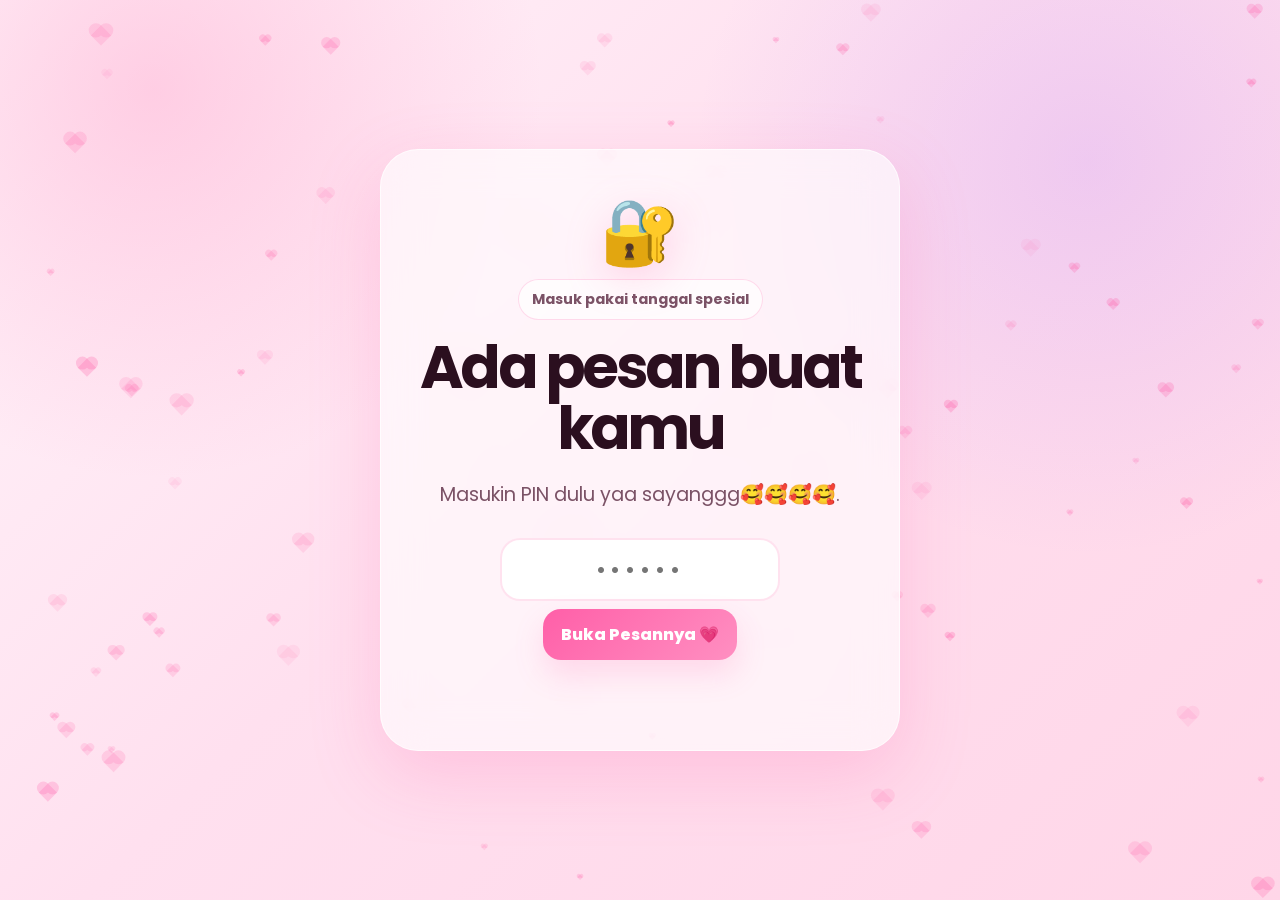
<file: index.html>
<!doctype html>
<html lang="id">
<head>
  <meta charset="utf-8">
  <meta name="viewport" content="width=device-width, initial-scale=1">
  <title>Untuk Sayang 💗</title>
  <link rel="preconnect" href="https://fonts.googleapis.com">
  <link rel="preconnect" href="https://fonts.gstatic.com" crossorigin>
  <link href="https://fonts.googleapis.com/css2?family=Poppins:wght@400;600;700;800;900&display=swap" rel="stylesheet">
  <link rel="stylesheet" href="assets/css/style.css">
</head>
<body class="gate-body">
  <canvas id="particleCanvas" class="bg-canvas"></canvas>
  <div class="float-hearts"></div>

  <main id="pinScreen" class="gate-shell">
    <div class="lock-icon">🔐</div>
    <span class="kicker">Masuk pakai tanggal spesial</span>
    <h1 style="font-size:clamp(2rem,8vw,3.7rem)">Ada pesan buat kamu</h1>
    <p class="lead">Masukin PIN dulu yaa sayanggg🥰🥰🥰🥰.</p>
    <form id="pinForm">
      <input id="pinInput" class="pin-input" inputmode="numeric" maxlength="12" placeholder="••••••" autocomplete="off">
      <button class="btn btn-primary" type="submit">Buka Pesannya 💗</button>
      <p id="pinError" class="error"></p>
    </form>
  </main>

  <main id="introScreen" class="gate-shell intro-card hidden">
    <img id="introGif" class="intro-gif" alt="kartun lucu">
    <span class="kicker">Pesan damai dulu yaa</span>
    <h1 id="introTitle" style="font-size:clamp(1.9rem,7vw,3.4rem)"></h1>
    <p id="introText" class="lead"></p>
    <div id="choiceZone" class="choice-zone">
      <button id="yesBtn" class="btn btn-green" type="button">Iya</button>
      <button id="noBtn" class="btn btn-red" type="button">Tidak</button>
    </div>
  </main>

  <main id="thanksScreen" class="gate-shell thanks-card hidden">
    <h1 id="thanksTitle" style="font-size:clamp(2rem,7vw,3.6rem)"></h1>
    <img id="hugGif" class="intro-gif" alt="kartun pelukan">
    <p id="thanksText" class="lead"></p>
    <button id="continueBtn" class="btn btn-primary" type="button">Lanjut ke Web Kita 💗</button>
  </main>

  <script src="assets/js/config.js"></script>
  <script src="assets/js/main.js"></script>
  <script src="assets/js/gate.js"></script>
</body>
</html>
</file>
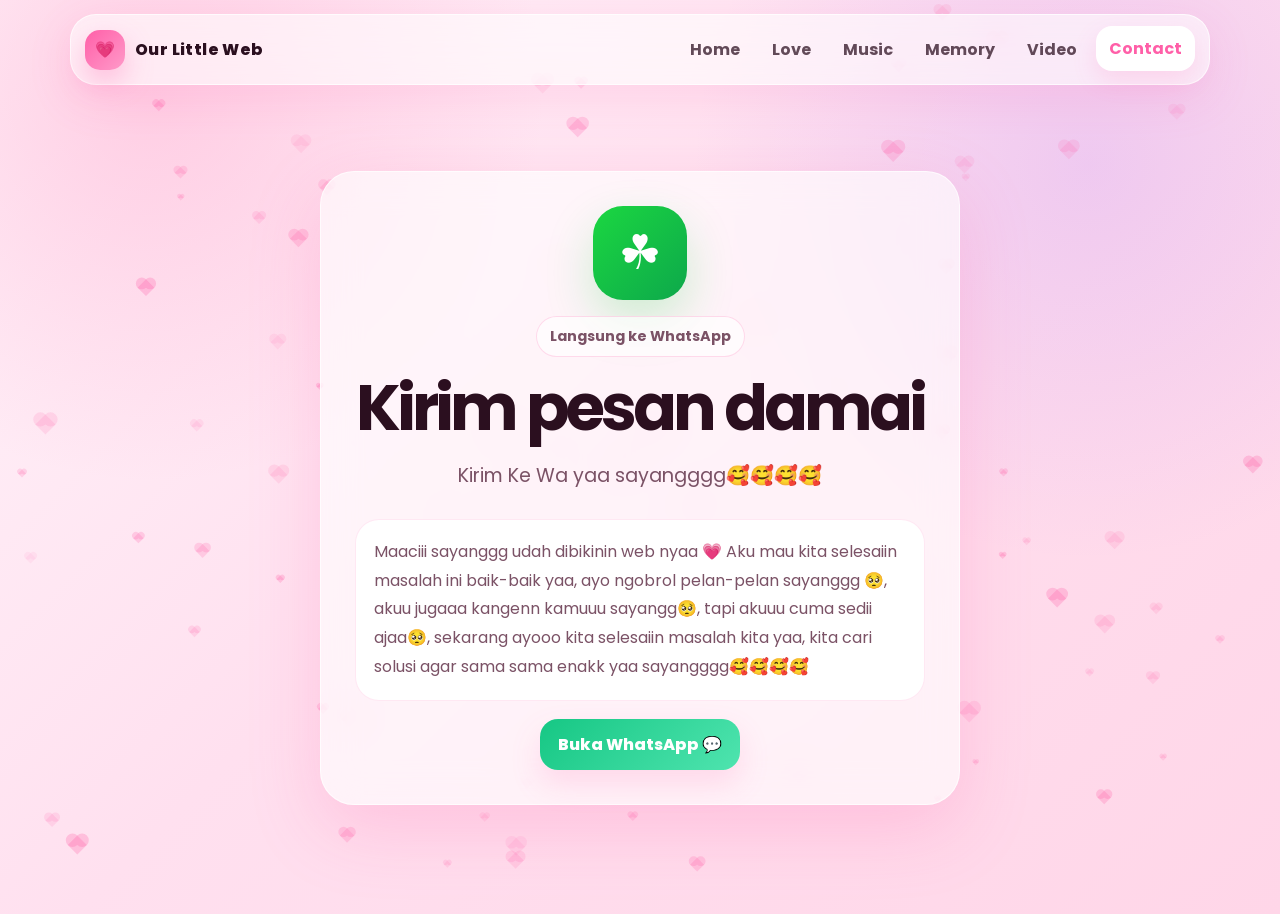
<file: contact.html>
<!doctype html>
<html lang="id">
<head>
  <meta charset="utf-8"><meta name="viewport" content="width=device-width, initial-scale=1">
  <title>Contact - Our Little Web</title>
  <link rel="preconnect" href="https://fonts.googleapis.com"><link rel="preconnect" href="https://fonts.gstatic.com" crossorigin>
  <link href="https://fonts.googleapis.com/css2?family=Poppins:wght@400;600;700;800;900&display=swap" rel="stylesheet">
  <link rel="stylesheet" href="assets/css/style.css">
</head>
<body>
  <canvas id="particleCanvas" class="bg-canvas"></canvas><div class="float-hearts"></div>
  <nav class="navbar">
  <a class="brand" href="home.html"><span class="brand-mark">💗</span><span>Our Little Web</span></a>
  <button class="menu-toggle" aria-label="Buka menu">☰</button>
  <div class="nav-links">
    <a href="home.html">Home</a>
    <a href="love.html">Love</a>
    <a href="music.html">Music</a>
    <a href="memory.html">Memory</a>
    <a href="video.html">Video</a>
    <a href="contact.html">Contact</a>
  </div>
</nav>
  <main class="container contact-wrap">
    <section class="contact-card">
      <div class="whatsapp-icon">☘</div>
      <span class="kicker">Langsung ke WhatsApp</span>
      <h1 style="font-size:clamp(2rem,6vw,4rem)">Kirim pesan damai</h1>
      <p class="lead">Kirim Ke Wa yaa sayangggg🥰🥰🥰🥰</p>
      <div id="waPreview" class="preview-msg"></div>
      <a id="waBtn" class="btn btn-green" target="_blank" rel="noopener">Buka WhatsApp 💬</a>
    </section>
  </main>
  <script src="assets/js/config.js"></script><script src="assets/js/main.js"></script>
</body>
</html>
</file>
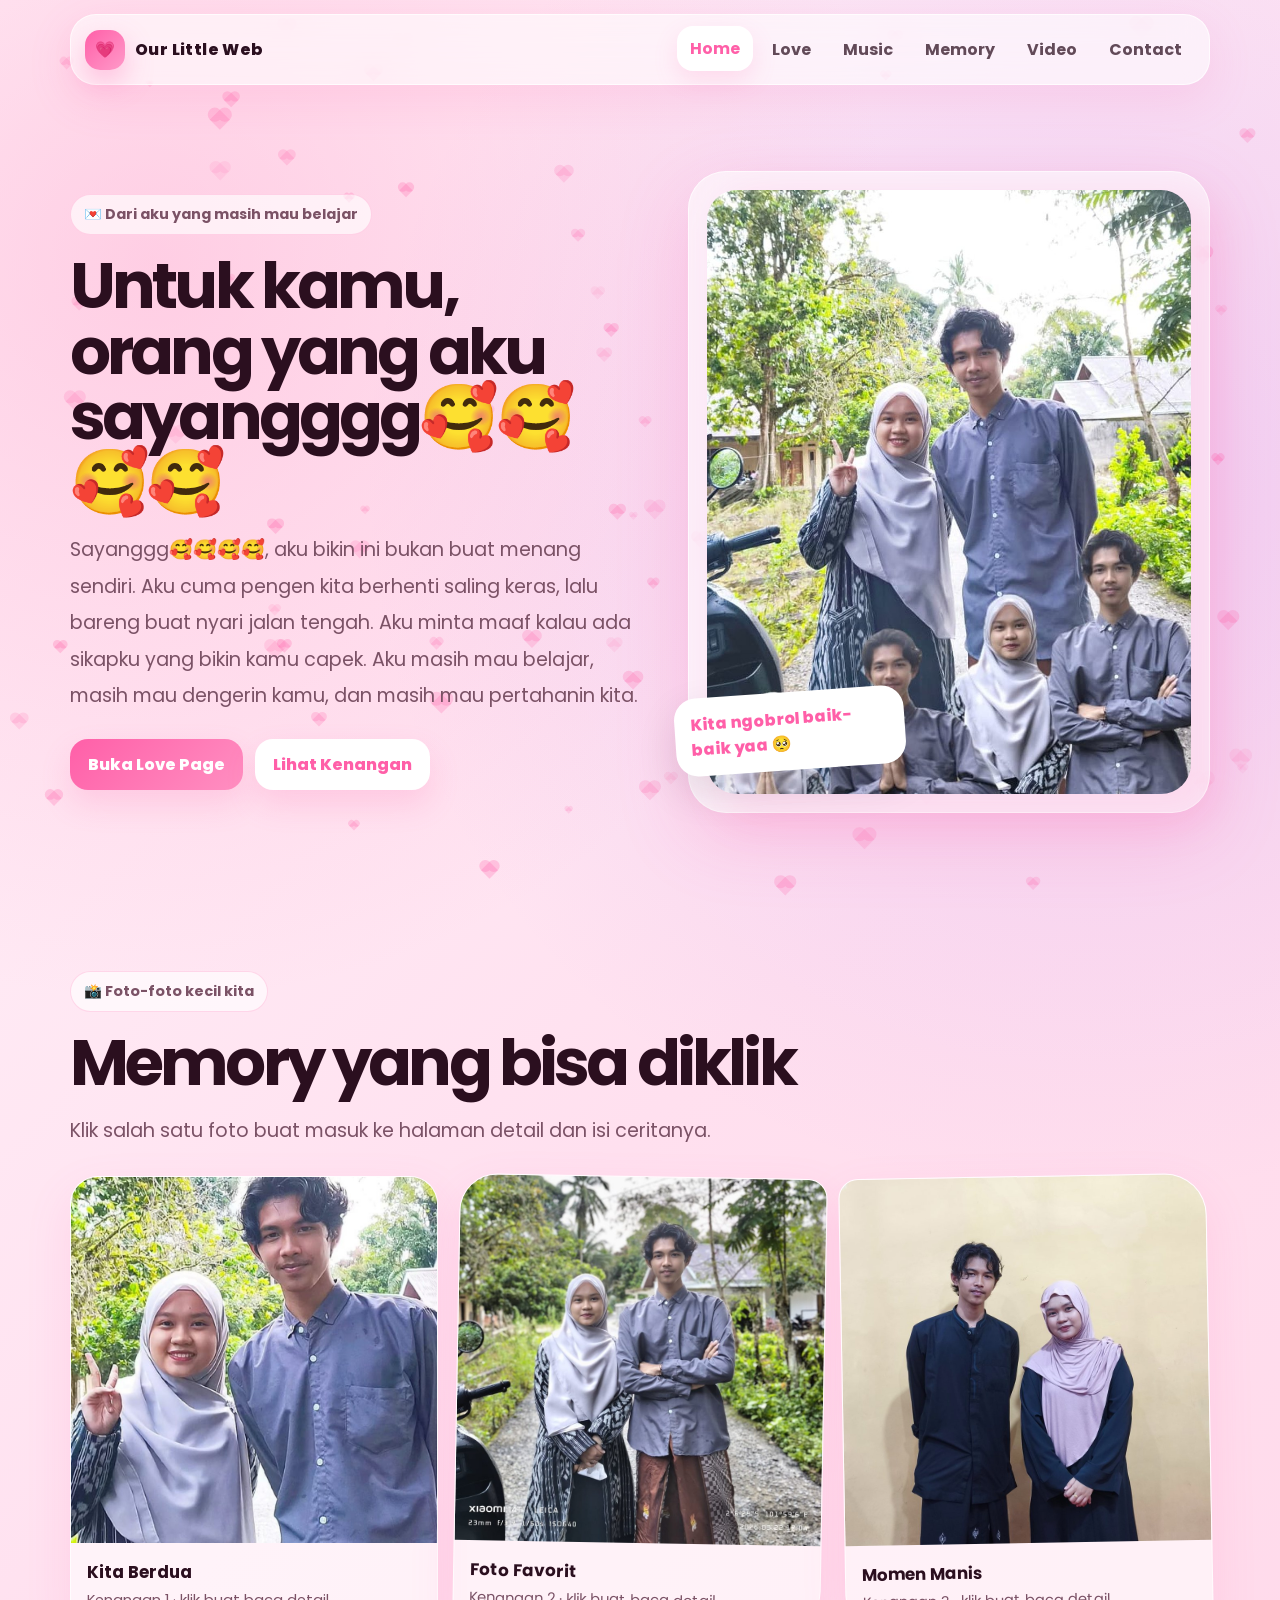
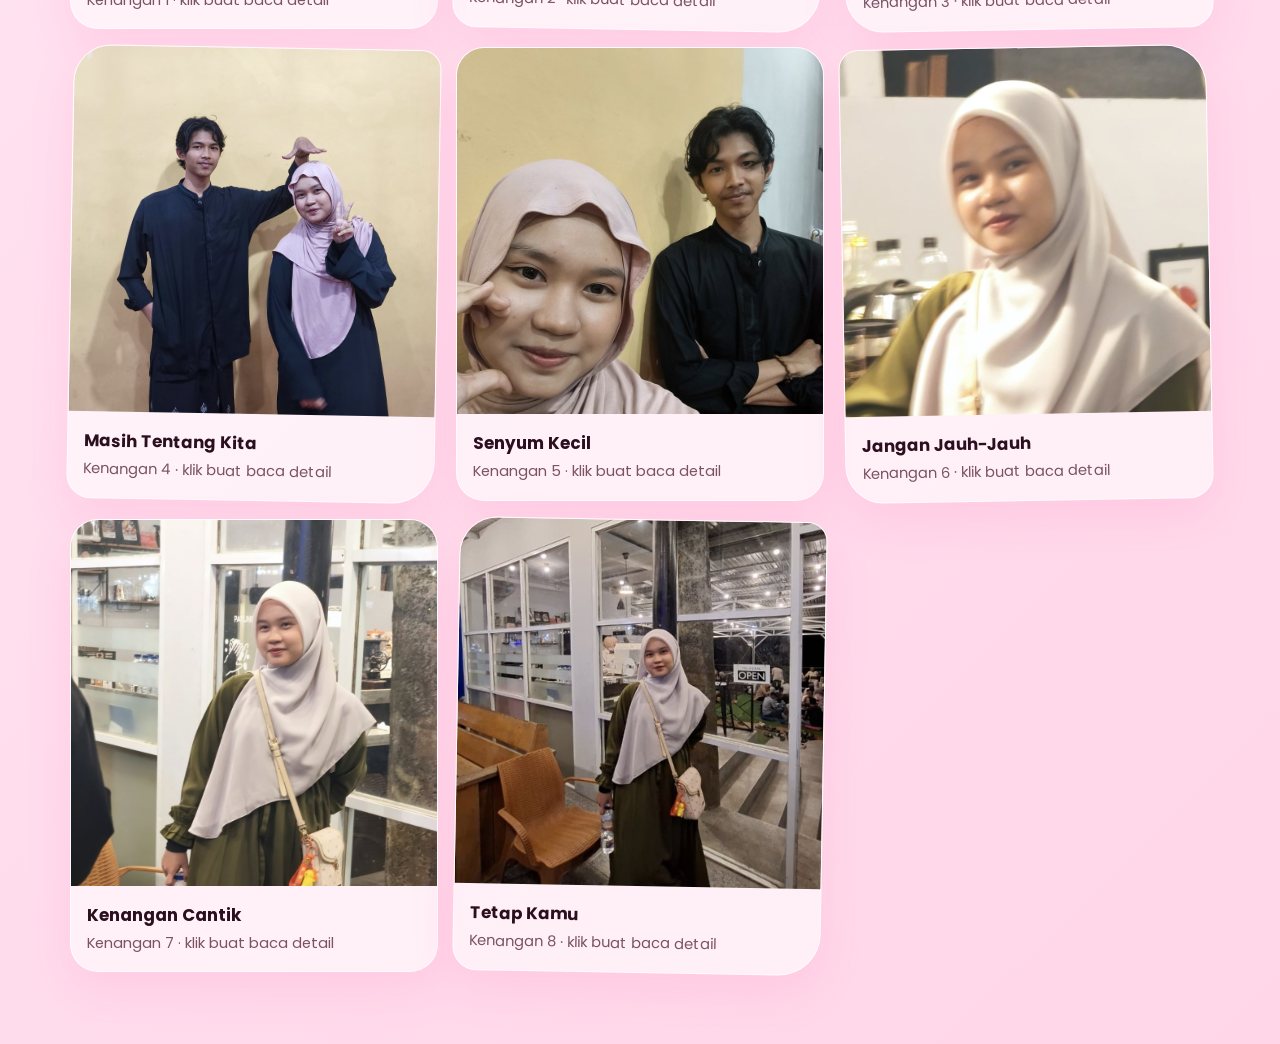
<file: home.html>
<!doctype html>
<html lang="id">
<head>
  <meta charset="utf-8"><meta name="viewport" content="width=device-width, initial-scale=1">
  <title>Home - Our Little Web</title>
  <link rel="preconnect" href="https://fonts.googleapis.com"><link rel="preconnect" href="https://fonts.gstatic.com" crossorigin>
  <link href="https://fonts.googleapis.com/css2?family=Poppins:wght@400;600;700;800;900&display=swap" rel="stylesheet">
  <link rel="stylesheet" href="assets/css/style.css">
</head>
<body>
  <canvas id="particleCanvas" class="bg-canvas"></canvas><div class="float-hearts"></div>
  <nav class="navbar">
  <a class="brand" href="home.html"><span class="brand-mark">💗</span><span>Our Little Web</span></a>
  <button class="menu-toggle" aria-label="Buka menu">☰</button>
  <div class="nav-links">
    <a href="home.html">Home</a>
    <a href="love.html">Love</a>
    <a href="music.html">Music</a>
    <a href="memory.html">Memory</a>
    <a href="video.html">Video</a>
    <a href="contact.html">Contact</a>
  </div>
</nav>
  <main class="container">
    <section class="hero-grid">
      <div>
        <span class="kicker">💌 Dari aku yang masih mau belajar</span>
        <h1 id="homeTitle"></h1>
        <p id="homeText" class="lead"></p>
        <div class="btn-row">
          <a class="btn btn-primary" href="love.html">Buka Love Page</a>
          <a class="btn btn-soft" href="#galleryGrid">Lihat Kenangan</a>
        </div>
      </div>
      <div class="love-card">
        <div class="hero-photo"><img id="heroImage" src="" alt="Foto kita"></div>
        <div class="sticker-note">Kita ngobrol baik-baik yaa 🥺</div>
      </div>
    </section>
    <section class="section">
      <span class="kicker">📸 Foto-foto kecil kita</span>
      <h1 style="font-size:clamp(2rem,5vw,4rem)">Memory yang bisa diklik</h1>
      <p class="lead">Klik salah satu foto buat masuk ke halaman detail dan isi ceritanya.</p>
      <div id="galleryGrid" class="gallery-grid"></div>
    </section>
  </main>
  <script src="assets/js/config.js"></script><script src="assets/js/main.js"></script>
</body>
</html>
</file>
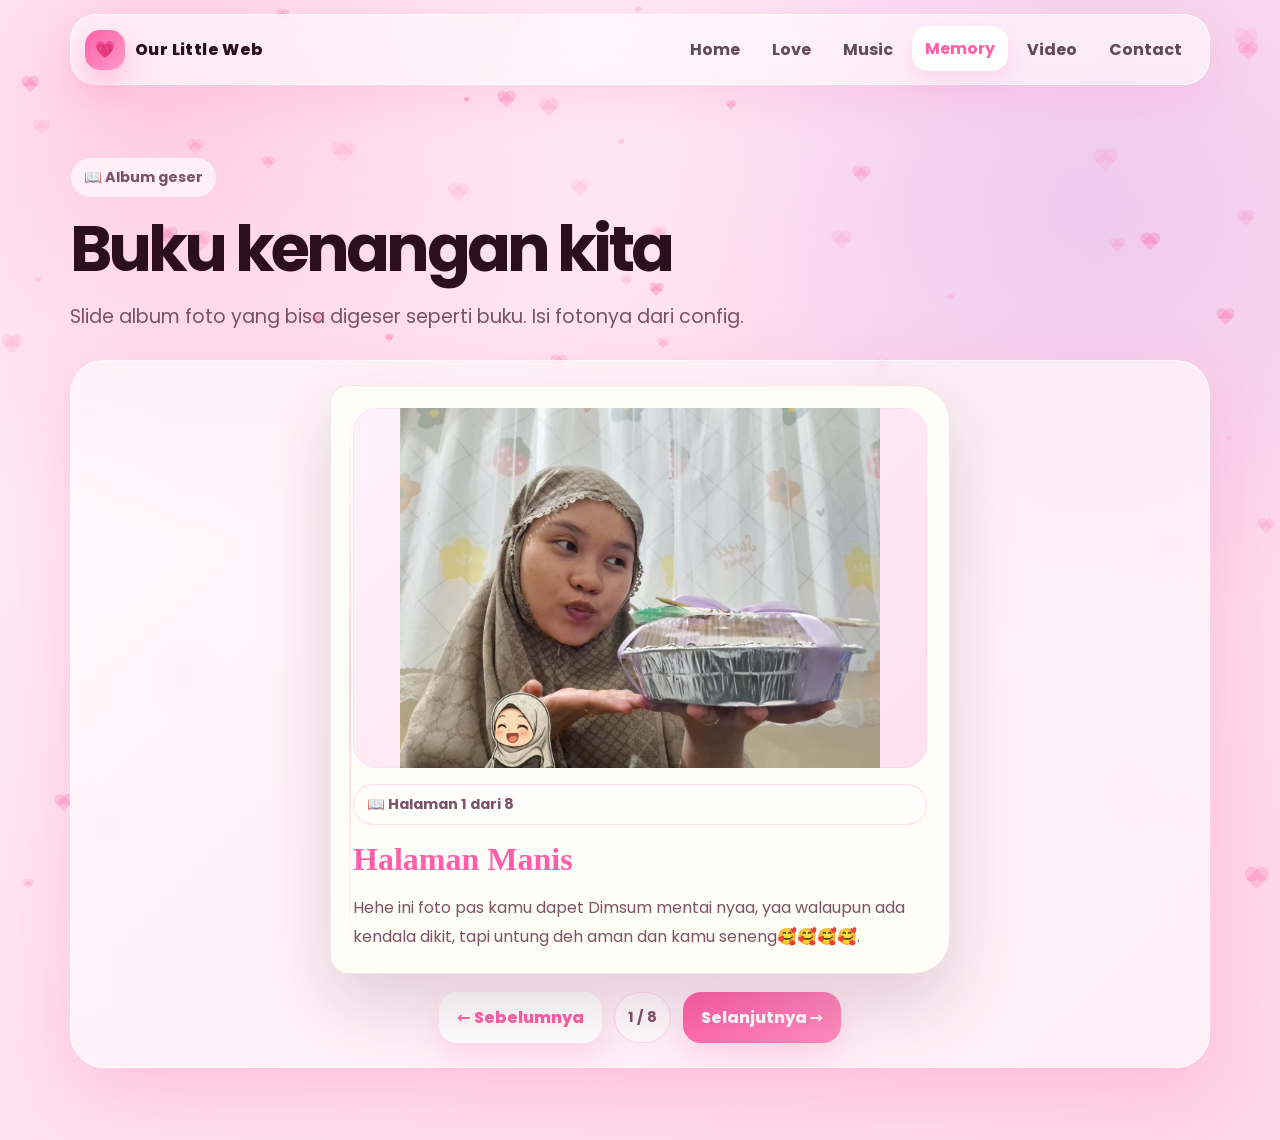
<file: memory.html>
<!doctype html>
<html lang="id">
<head>
  <meta charset="utf-8"><meta name="viewport" content="width=device-width, initial-scale=1">
  <title>Memory - Our Little Web</title>
  <link rel="preconnect" href="https://fonts.googleapis.com"><link rel="preconnect" href="https://fonts.gstatic.com" crossorigin>
  <link href="https://fonts.googleapis.com/css2?family=Poppins:wght@400;600;700;800;900&display=swap" rel="stylesheet">
  <link rel="stylesheet" href="assets/css/style.css">
</head>
<body>
  <canvas id="particleCanvas" class="bg-canvas"></canvas><div class="float-hearts"></div>
  <nav class="navbar">
  <a class="brand" href="home.html"><span class="brand-mark">💗</span><span>Our Little Web</span></a>
  <button class="menu-toggle" aria-label="Buka menu">☰</button>
  <div class="nav-links">
    <a href="home.html">Home</a>
    <a href="love.html">Love</a>
    <a href="music.html">Music</a>
    <a href="memory.html">Memory</a>
    <a href="video.html">Video</a>
    <a href="contact.html">Contact</a>
  </div>
</nav>
  <main class="container section">
    <span class="kicker">📖 Album geser</span>
    <h1 style="font-size:clamp(2rem,5vw,4rem)">Buku kenangan kita</h1>
    <p class="lead">Slide album foto yang bisa digeser seperti buku. Isi fotonya dari config.</p>
    <section class="book-shell">
      <div class="book-view">
        <article id="bookPage" class="book-page"></article>
      </div>
      <div class="book-controls">
        <button id="prevPage" class="btn btn-soft">← Sebelumnya</button>
        <span id="bookCount" class="kicker"></span>
        <button id="nextPage" class="btn btn-primary">Selanjutnya →</button>
      </div>
    </section>
  </main>
  <script src="assets/js/config.js"></script><script src="assets/js/main.js"></script><script src="assets/js/memory.js"></script>
</body>
</html>
</file>
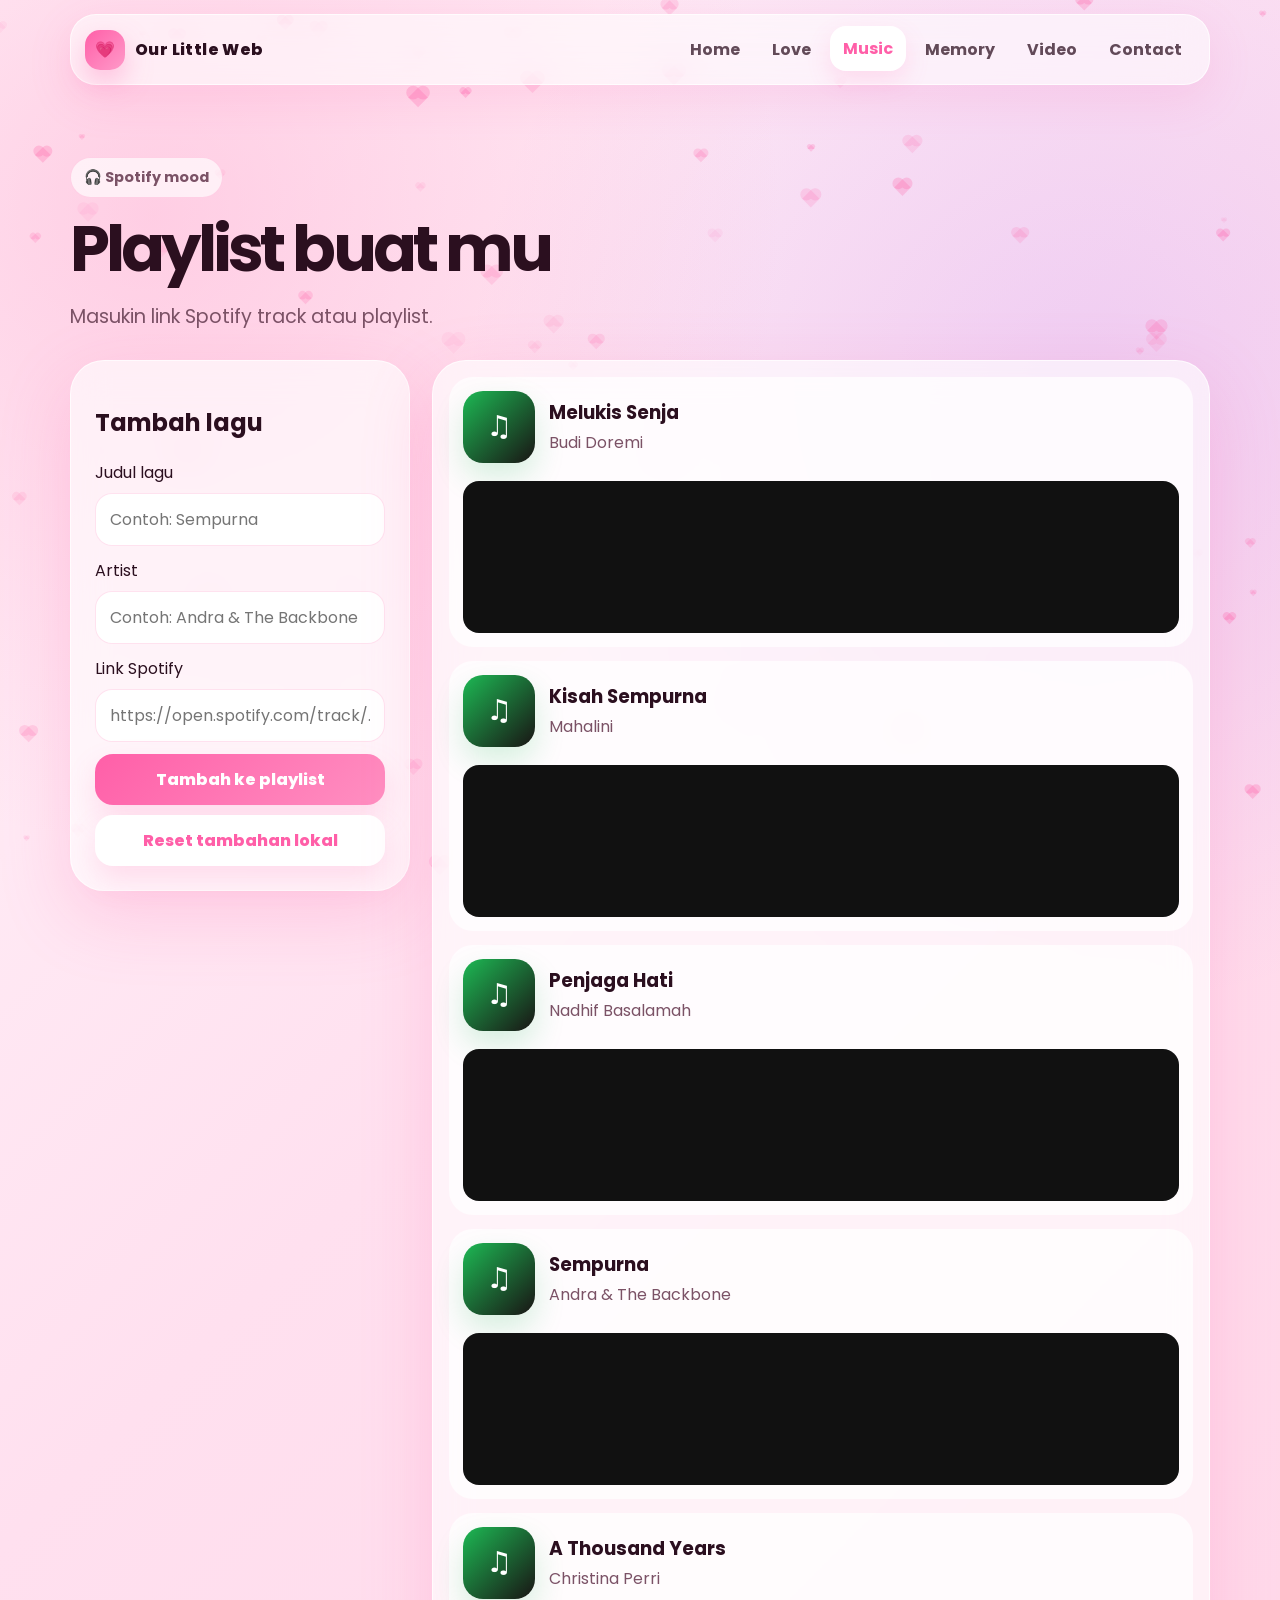
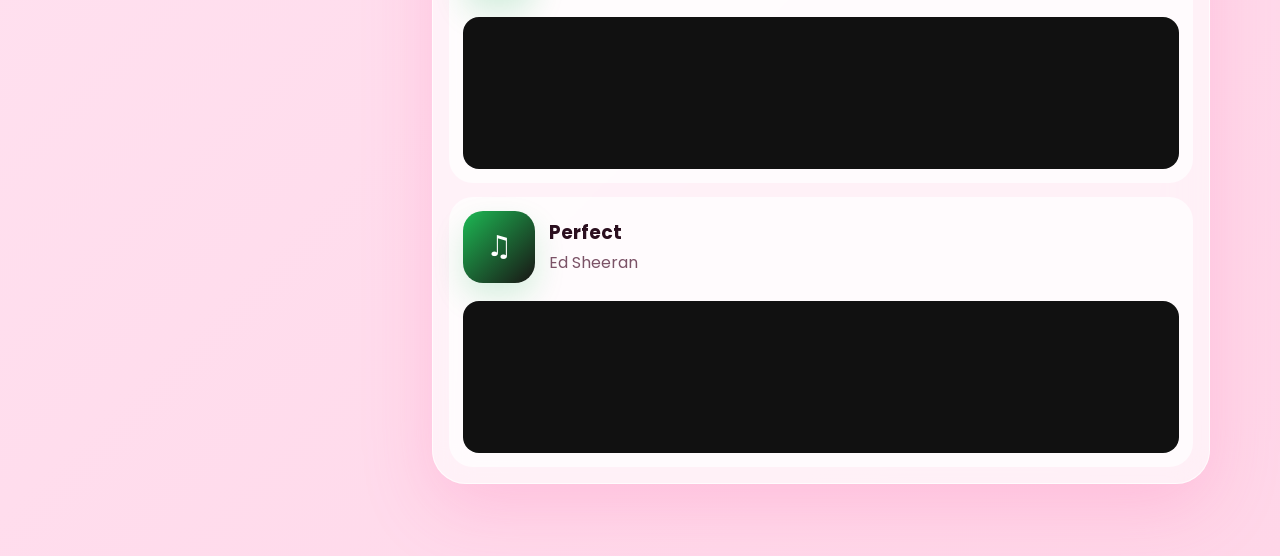
<file: music.html>
<!doctype html>
<html lang="id">
<head>
  <meta charset="utf-8"><meta name="viewport" content="width=device-width, initial-scale=1">
  <title>Music - Our Little Web</title>
  <link rel="preconnect" href="https://fonts.googleapis.com"><link rel="preconnect" href="https://fonts.gstatic.com" crossorigin>
  <link href="https://fonts.googleapis.com/css2?family=Poppins:wght@400;600;700;800;900&display=swap" rel="stylesheet">
  <link rel="stylesheet" href="assets/css/style.css">
</head>
<body>
  <canvas id="particleCanvas" class="bg-canvas"></canvas><div class="float-hearts"></div>
  <nav class="navbar">
  <a class="brand" href="home.html"><span class="brand-mark">💗</span><span>Our Little Web</span></a>
  <button class="menu-toggle" aria-label="Buka menu">☰</button>
  <div class="nav-links">
    <a href="home.html">Home</a>
    <a href="love.html">Love</a>
    <a href="music.html">Music</a>
    <a href="memory.html">Memory</a>
    <a href="video.html">Video</a>
    <a href="contact.html">Contact</a>
  </div>
</nav>
  <main class="container section">
    <span class="kicker">🎧 Spotify mood</span>
    <h1 style="font-size:clamp(2rem,5vw,4rem)">Playlist buat mu</h1>
    <p class="lead">Masukin link Spotify track atau playlist.</p>
    <section class="music-layout">
      <aside class="spotify-panel">
        <h2>Tambah lagu</h2>
        <form id="songForm">
          <label>Judul lagu</label>
          <input id="songTitle" class="input" placeholder="Contoh: Sempurna">
          <label>Artist</label>
          <input id="songArtist" class="input" placeholder="Contoh: Andra & The Backbone">
          <label>Link Spotify</label>
          <input id="songUrl" class="input" placeholder="https://open.spotify.com/track/...">
          <button class="btn btn-primary" type="submit" style="width:100%">Tambah ke playlist</button>
        </form>
        <button id="clearSongs" class="btn btn-soft" type="button" style="width:100%;margin-top:10px">Reset tambahan lokal</button>
      </aside>
      <section id="songList" class="spotify-list"></section>
    </section>
  </main>
  <script src="assets/js/config.js"></script><script src="assets/js/main.js"></script><script src="assets/js/music.js"></script>
</body>
</html>
</file>
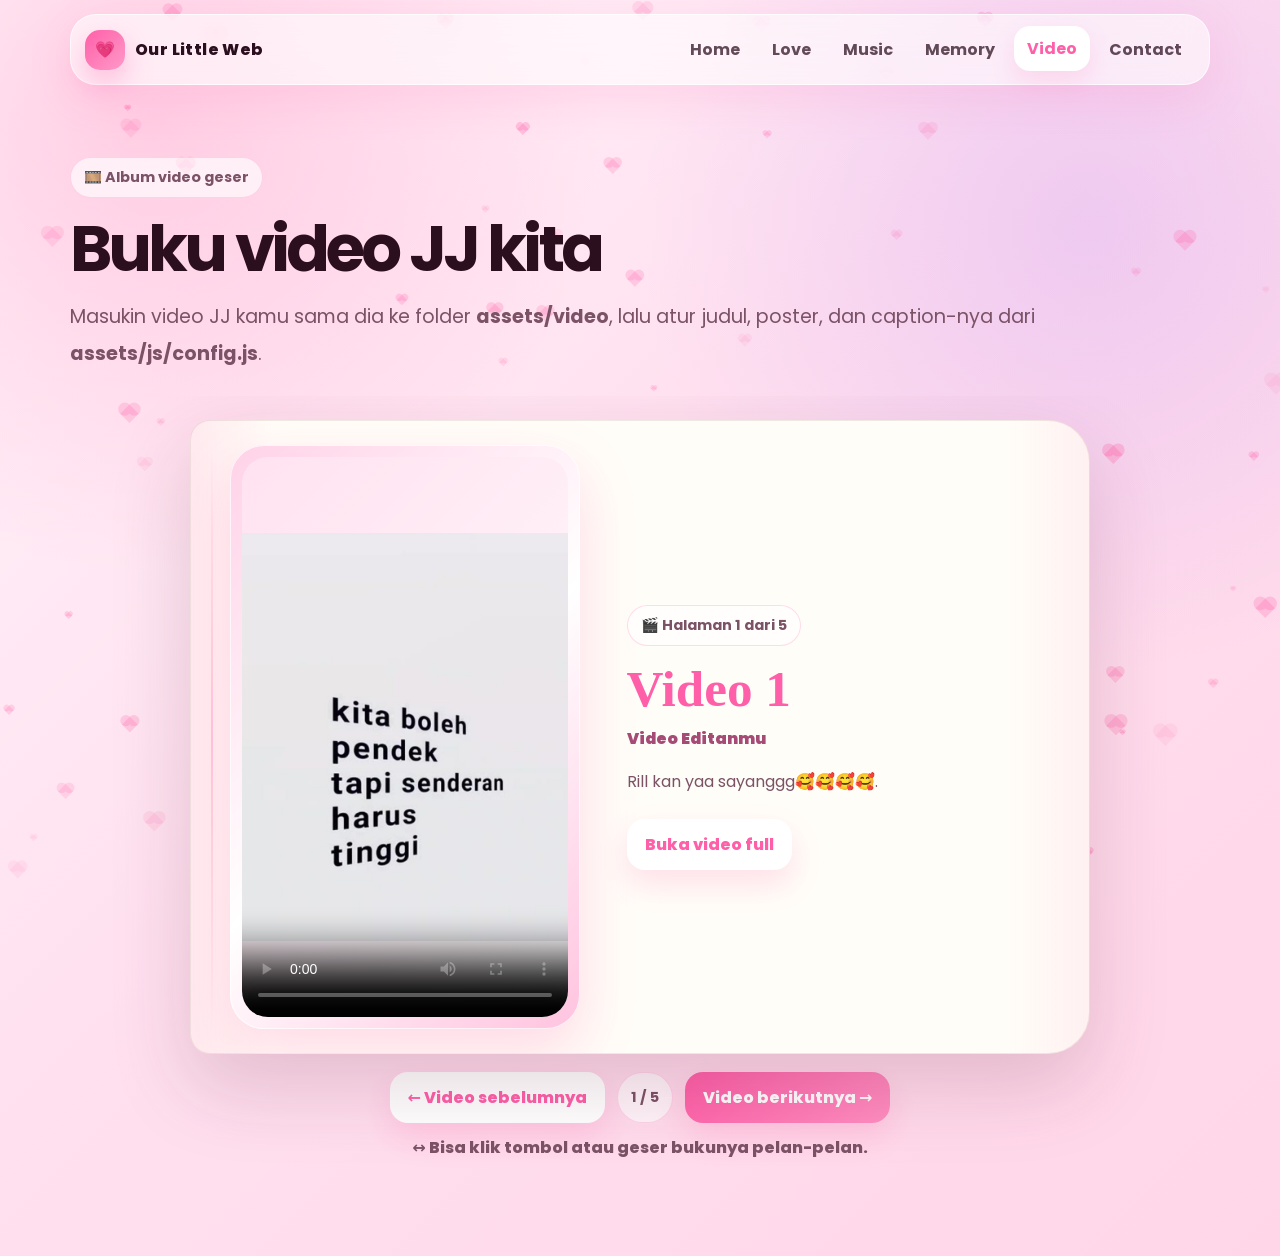
<file: video.html>
<!doctype html>
<html lang="id">
<head>
  <meta charset="utf-8"><meta name="viewport" content="width=device-width, initial-scale=1">
  <title>Video - Our Little Web</title>
  <link rel="preconnect" href="https://fonts.googleapis.com"><link rel="preconnect" href="https://fonts.gstatic.com" crossorigin>
  <link href="https://fonts.googleapis.com/css2?family=Poppins:wght@400;600;700;800;900&display=swap" rel="stylesheet">
  <link rel="stylesheet" href="assets/css/style.css">
</head>
<body>
  <canvas id="particleCanvas" class="bg-canvas"></canvas><div class="float-hearts"></div>
  <nav class="navbar">
  <a class="brand" href="home.html"><span class="brand-mark">💗</span><span>Our Little Web</span></a>
  <button class="menu-toggle" aria-label="Buka menu">☰</button>
  <div class="nav-links">
    <a href="home.html">Home</a>
    <a href="love.html">Love</a>
    <a href="music.html">Music</a>
    <a href="memory.html">Memory</a>
    <a href="video.html">Video</a>
    <a href="contact.html">Contact</a>
  </div>
</nav>
  <main class="container section">
    <span class="kicker">🎞️ Album video geser</span>
    <h1 style="font-size:clamp(2rem,5vw,4rem)">Buku video JJ kita</h1>
    <p class="lead">Masukin video JJ kamu sama dia ke folder <b>assets/video</b>, lalu atur judul, poster, dan caption-nya dari <b>assets/js/config.js</b>.</p>

    <section class="video-book-shell">
      <div id="videoBookView" class="video-book-view" tabindex="0" aria-label="Buku video, geser kanan kiri untuk pindah halaman">
        <article id="videoBookPage" class="video-book-page"></article>
      </div>
      <div class="book-controls">
        <button id="prevVideo" class="btn btn-soft" type="button">← Video sebelumnya</button>
        <span id="videoCount" class="kicker"></span>
        <button id="nextVideo" class="btn btn-primary" type="button">Video berikutnya →</button>
      </div>
      <p class="video-swipe-note">↔ Bisa klik tombol atau geser bukunya pelan-pelan.</p>
    </section>
  </main>
  <script src="assets/js/config.js"></script><script src="assets/js/main.js"></script><script src="assets/js/video.js"></script>
</body>
</html>
</file>
<file: assets/css/style.css>
:root{
  --pink:#ff5fa8;
  --pink-soft:#ffe1ef;
  --pink-pale:#fff4fa;
  --rose:#ff8fbf;
  --red:#ff4d6d;
  --green:#20c997;
  --purple:#9b5cff;
  --dark:#2b0f1f;
  --muted:#7b5266;
  --white:#fff;
  --glass:rgba(255,255,255,.66);
  --border:rgba(255,255,255,.7);
  --shadow:0 24px 70px rgba(255,95,168,.22);
}

*{box-sizing:border-box}
html{scroll-behavior:smooth}
body{
  margin:0;
  min-height:100vh;
  font-family:Poppins,system-ui,-apple-system,BlinkMacSystemFont,"Segoe UI",sans-serif;
  color:var(--dark);
  background:
    radial-gradient(circle at 12% 10%, rgba(255,143,191,.35), transparent 28%),
    radial-gradient(circle at 85% 18%, rgba(155,92,255,.16), transparent 30%),
    linear-gradient(135deg,#fff4fa 0%,#ffe0ef 45%,#ffd6e8 100%);
  overflow-x:hidden;
}
body.dark-love{
  background:#030006;
  color:#fff;
}
a{color:inherit;text-decoration:none}
img{max-width:100%;display:block}
button,input{font:inherit}

.bg-canvas{
  position:fixed;
  inset:0;
  width:100%;
  height:100%;
  z-index:-3;
  pointer-events:none;
}
.float-hearts{
  position:fixed;
  inset:0;
  overflow:hidden;
  z-index:-2;
  pointer-events:none;
}
.float-hearts span{
  position:absolute;
  bottom:-60px;
  width:22px;
  height:22px;
  background:rgba(255,95,168,.55);
  transform:rotate(45deg);
  animation:floatHeart linear infinite;
  filter:blur(.1px);
}
.float-hearts span:before,.float-hearts span:after{
  content:"";
  position:absolute;
  width:22px;height:22px;
  background:inherit;
  border-radius:50%;
}
.float-hearts span:before{left:-11px}
.float-hearts span:after{top:-11px}
@keyframes floatHeart{
  from{transform:translateY(0) rotate(45deg) scale(.75);opacity:0}
  12%{opacity:.75}
  to{transform:translateY(-115vh) rotate(405deg) scale(1.25);opacity:0}
}

/* NAV */
.navbar{
  position:sticky;
  top:0;
  z-index:30;
  display:flex;
  align-items:center;
  justify-content:space-between;
  gap:16px;
  width:min(1140px,calc(100% - 28px));
  margin:14px auto 0;
  padding:12px 14px;
  border:1px solid rgba(255,255,255,.72);
  border-radius:26px;
  background:rgba(255,255,255,.56);
  backdrop-filter:blur(18px);
  box-shadow:0 14px 45px rgba(255,95,168,.14);
}
body.dark-love .navbar{
  color:#fff;
  background:rgba(12,2,16,.58);
  border-color:rgba(255,105,180,.24);
}
.brand{display:flex;align-items:center;gap:10px;font-weight:800;letter-spacing:.4px}
.brand-mark{
  width:40px;height:40px;
  border-radius:15px;
  display:grid;
  place-items:center;
  background:linear-gradient(135deg,var(--pink),#ff9ac9);
  color:#fff;
  box-shadow:0 12px 28px rgba(255,95,168,.35);
}
.menu-toggle{
  display:none;
  width:44px;height:44px;border:0;border-radius:15px;
  background:#fff;color:var(--dark);box-shadow:0 10px 24px rgba(43,15,31,.08);
}
.nav-links{display:flex;align-items:center;gap:6px}
.nav-links a{
  padding:10px 13px;
  border-radius:16px;
  color:rgba(43,15,31,.74);
  font-weight:700;
  transition:.25s;
}
body.dark-love .nav-links a{color:rgba(255,255,255,.78)}
.nav-links a:hover,.nav-links a.active{
  background:#fff;
  color:var(--pink);
  transform:translateY(-1px);
  box-shadow:0 10px 24px rgba(255,95,168,.16);
}
body.dark-love .nav-links a:hover,body.dark-love .nav-links a.active{
  background:rgba(255,105,180,.16);
  color:#ff9bd0;
}

.container{width:min(1140px,calc(100% - 32px));margin:0 auto}
.section{padding:72px 0}
.hero-grid{display:grid;grid-template-columns:1.05fr .95fr;gap:42px;align-items:center;min-height:calc(100vh - 86px)}
.kicker{
  display:inline-flex;align-items:center;gap:8px;
  padding:9px 13px;border:1px solid rgba(255,95,168,.22);border-radius:999px;
  background:rgba(255,255,255,.65);font-size:.9rem;color:var(--muted);font-weight:700;
}
h1{font-size:clamp(2.2rem,5vw,5.2rem);line-height:1.02;margin:18px 0 18px;letter-spacing:-.06em}
.lead{font-size:clamp(1rem,2vw,1.2rem);line-height:1.9;color:var(--muted);margin:0 0 24px}
.btn-row{display:flex;flex-wrap:wrap;gap:12px;margin-top:22px}
.btn{
  border:0;border-radius:18px;padding:13px 18px;font-weight:800;cursor:pointer;
  display:inline-flex;align-items:center;justify-content:center;gap:9px;
  transition:.25s;box-shadow:0 14px 30px rgba(255,95,168,.18);
}
.btn-primary{background:linear-gradient(135deg,var(--pink),#ff8fc1);color:#fff}
.btn-soft{background:#fff;color:var(--pink)}
.btn-green{background:linear-gradient(135deg,#16c784,#4fe4af);color:#fff}
.btn-red{background:linear-gradient(135deg,#ff4d6d,#ff758f);color:#fff}
.btn:hover{transform:translateY(-2px) scale(1.01)}

.love-card{
  position:relative;
  padding:18px;
  border:1px solid var(--border);
  border-radius:38px;
  background:rgba(255,255,255,.56);
  backdrop-filter:blur(18px);
  box-shadow:var(--shadow);
}
.love-card:before{
  content:"";position:absolute;inset:20px -8px -10px 32px;z-index:-1;border-radius:38px;background:rgba(255,95,168,.13);filter:blur(18px);
}
.hero-photo{border-radius:30px;overflow:hidden;background:#fff;aspect-ratio:4/5;display:grid;place-items:center}
.hero-photo img{width:100%;height:100%;object-fit:cover;object-position:center center}
.sticker-note{
  position:absolute;left:-14px;bottom:42px;max-width:230px;padding:14px 16px;border-radius:22px;background:#fff;
  box-shadow:0 16px 40px rgba(43,15,31,.12);font-weight:800;color:var(--pink);transform:rotate(-4deg)
}

/* GATE */
.gate-body{display:grid;place-items:center;min-height:100vh;padding:22px;overflow:hidden}
.gate-shell{
  width:min(520px,100%);
  text-align:center;
  padding:34px 22px;
  border:1px solid var(--border);
  border-radius:38px;
  background:rgba(255,255,255,.62);
  backdrop-filter:blur(20px);
  box-shadow:var(--shadow);
  position:relative;
}
.lock-icon{font-size:4rem;filter:drop-shadow(0 10px 20px rgba(255,95,168,.24))}
.pin-input{
  width:100%;max-width:280px;margin:14px auto 8px;display:block;text-align:center;
  border:2px solid rgba(255,95,168,.18);border-radius:20px;padding:15px 18px;outline:none;background:#fff;
  font-size:1.2rem;font-weight:900;letter-spacing:.25em;color:var(--dark)
}
.pin-input:focus{border-color:var(--pink);box-shadow:0 0 0 6px rgba(255,95,168,.1)}
.error{min-height:24px;color:#ff3860;font-weight:700}
.hidden{display:none!important}
.intro-card{max-width:650px;width:100%;text-align:center}
.intro-gif{width:190px;margin:0 auto 12px;filter:drop-shadow(0 16px 26px rgba(255,95,168,.22))}
.choice-zone{min-height:120px;position:relative;display:flex;justify-content:center;align-items:center;gap:12px;flex-wrap:wrap;margin-top:22px}
#yesBtn{transform-origin:center;transition:.25s ease}
#noBtn{transition:.25s ease;position:relative}
.thanks-card{max-width:620px;text-align:center}
.thanks-card .intro-gif{width:230px}

/* HOME GALLERY */
.gallery-grid{display:grid;grid-template-columns:repeat(3,1fr);gap:18px;margin-top:26px}
.memory-card{
  display:block;position:relative;overflow:hidden;border-radius:28px;border:1px solid rgba(255,255,255,.7);
  background:rgba(255,255,255,.6);box-shadow:0 18px 45px rgba(255,95,168,.13);transition:.25s;
}
.memory-card:hover{transform:translateY(-6px) rotate(.4deg)}
.memory-card:nth-child(2n){border-radius:38px 20px 42px 24px;transform:rotate(1deg)}
.memory-card:nth-child(3n){border-radius:20px 42px 24px 38px;transform:rotate(-1deg)}
.memory-card:nth-child(2n):hover,.memory-card:nth-child(3n):hover{transform:translateY(-6px) rotate(0)}
.memory-card img{width:100%;aspect-ratio:1/1;object-fit:cover}
.memory-info{padding:16px}
.memory-info h3{margin:0 0 4px;font-size:1.05rem}
.memory-info p{margin:0;color:var(--muted);line-height:1.6;font-size:.92rem}
.detail-page{padding:56px 0}
.detail-shell{display:grid;grid-template-columns:.9fr 1.1fr;gap:24px;align-items:start}
.detail-shell img{border-radius:34px;box-shadow:var(--shadow);background:#fff;width:100%;max-height:72vh;object-fit:contain}
.detail-text{padding:28px;border-radius:32px;background:rgba(255,255,255,.62);border:1px solid var(--border);box-shadow:var(--shadow)}
.detail-text h1{font-size:clamp(2rem,4vw,3.8rem)}

/* LOVE GALAXY */
.galaxy-wrap{min-height:calc(100vh - 94px);display:grid;place-items:center;padding:60px 0 40px;perspective:1000px;overflow:hidden}
.galaxy-title{text-align:center;margin-bottom:18px;position:relative;z-index:4}
.galaxy-title h1{margin:0;color:#fff;text-shadow:0 0 26px rgba(255,68,183,.65)}
.galaxy-title p{color:rgba(255,255,255,.72);margin:12px auto 0;max-width:720px;line-height:1.8}
.galaxy-stage{position:relative;width:min(900px,94vw);height:min(600px,65vh);min-height:430px;transform-style:preserve-3d;transform:rotateX(62deg);}
.galaxy-disk{
  position:absolute;inset:8% 2%;border-radius:50%;
  background:
    radial-gradient(circle at center, rgba(255,255,255,.95) 0 2%, rgba(255,166,220,.75) 3%, rgba(147,65,255,.35) 12%, rgba(47,5,77,.4) 29%, transparent 66%),
    conic-gradient(from 20deg, transparent, rgba(255,87,189,.5), transparent, rgba(128,105,255,.45), transparent, rgba(255,255,255,.35), transparent);
  filter:drop-shadow(0 0 55px rgba(255,61,177,.45));
  animation:spin 28s linear infinite;
}
.black-hole{position:absolute;left:50%;top:50%;width:100px;height:44px;border-radius:50%;background:#010005;box-shadow:0 0 22px 8px rgba(255,216,139,.75),0 0 70px 20px rgba(255,72,184,.4);transform:translate(-50%,-50%);z-index:3}
.heart-cloud{position:absolute;left:50%;top:28%;width:150px;height:135px;transform:translate(-50%,-50%) rotateX(-62deg);z-index:5;filter:drop-shadow(0 0 28px rgba(255,54,196,.86));animation:pulseHeart 1.6s ease-in-out infinite}
.heart-cloud:before,.heart-cloud:after{content:"";position:absolute;width:80px;height:124px;border-radius:80px 80px 0 0;background:radial-gradient(circle, #fff 0 2%, #ff4fd8 8%, #bf2dff 68%);}
.heart-cloud:before{left:72px;transform:rotate(-45deg);transform-origin:0 100%}
.heart-cloud:after{left:0;transform:rotate(45deg);transform-origin:100% 100%}
@keyframes pulseHeart{50%{transform:translate(-50%,-50%) rotateX(-62deg) scale(1.08)}}
@keyframes spin{to{transform:rotate(360deg)}}
.orbit-item{position:absolute;left:50%;top:50%;transform-style:preserve-3d;animation:orbit 24s linear infinite;--radius:280px;--angle:0deg;--angle-neg:0deg;--speed:24s;}
.orbit-item .bubble{position:absolute;transform:rotateX(-62deg) translate(-50%,-50%);display:grid;place-items:center;gap:4px;text-align:center;color:#ffb4df;text-shadow:0 0 12px rgba(255,64,190,.9);font-weight:900;font-size:.7rem;letter-spacing:.08em;white-space:nowrap;}
.orbit-item img{width:62px;height:62px;border-radius:50%;object-fit:cover;border:3px solid rgba(255,255,255,.85);box-shadow:0 0 25px rgba(255,94,199,.5);background:#fff}
@keyframes orbit{from{transform:rotate(var(--angle)) translateX(var(--radius)) rotate(var(--angle-neg));}to{transform:rotate(calc(var(--angle) + 360deg)) translateX(var(--radius)) rotate(calc(var(--angle-neg) - 360deg));}}
.love-panel{margin:16px auto 0;width:min(840px,94vw);padding:18px;border:1px solid rgba(255,104,196,.2);border-radius:28px;background:rgba(255,255,255,.08);backdrop-filter:blur(14px);color:#fff;text-align:center}

/* MUSIC */
.music-layout{display:grid;grid-template-columns:340px 1fr;gap:22px;align-items:start}
.spotify-panel,.spotify-list,.contact-card,.book-shell{
  border:1px solid var(--border);border-radius:34px;background:rgba(255,255,255,.62);backdrop-filter:blur(18px);box-shadow:var(--shadow)
}
.spotify-panel{padding:24px;position:sticky;top:96px}
.input{width:100%;border:1px solid rgba(255,95,168,.18);border-radius:17px;padding:13px 14px;margin:8px 0 12px;outline:none;background:#fff}
.input:focus{border-color:var(--pink);box-shadow:0 0 0 5px rgba(255,95,168,.11)}
.spotify-list{padding:16px;display:grid;gap:14px}
.song-card{display:grid;grid-template-columns:72px 1fr;gap:14px;padding:14px;border-radius:24px;background:rgba(255,255,255,.72);align-items:center}
.song-cover{width:72px;height:72px;border-radius:20px;background:linear-gradient(135deg,#1db954,#191414);display:grid;place-items:center;color:#fff;font-size:1.8rem;box-shadow:0 14px 30px rgba(29,185,84,.18)}
.song-card h3{margin:0 0 3px}.song-card p{margin:0;color:var(--muted)}
.spotify-frame{grid-column:1/-1;width:100%;height:152px;border:0;border-radius:16px;background:#111;margin-top:4px}

/* MEMORY BOOK */
.book-shell{padding:24px;overflow:hidden}
.book-view{position:relative;width:min(780px,100%);margin:0 auto;min-height:520px;display:grid;place-items:center;perspective:1300px}
.book-page{
  width:min(620px,92%);min-height:470px;border-radius:18px 36px 36px 18px;background:#fffdf8;border:1px solid rgba(130,80,70,.12);
  box-shadow:0 30px 70px rgba(94,36,60,.18);padding:22px;transform-origin:left center;transition:.55s ease;display:grid;gap:16px;align-content:start;position:relative;
}
.book-page.turning{transform:rotateY(-16deg)}
.book-page:after{content:"";position:absolute;left:18px;top:20px;bottom:20px;width:2px;background:linear-gradient(transparent,rgba(255,95,168,.3),transparent)}
.book-page img{border-radius:24px;width:100%;max-height:360px;object-fit:contain;background:linear-gradient(135deg,#fff2fa,#ffe1ef);box-shadow:inset 0 0 0 1px rgba(255,95,168,.08)}
.book-page h2{font-family:Georgia,serif;margin:0;font-size:2rem;color:var(--pink)}
.book-page p{line-height:1.8;color:var(--muted);margin:0}.book-controls{display:flex;justify-content:center;gap:12px;margin-top:18px;flex-wrap:wrap}


/* VIDEO BOOK */
.video-book-shell{padding:24px;overflow:hidden;position:relative}
.video-book-view{
  position:relative;
  width:min(980px,100%);
  margin:0 auto;
  min-height:590px;
  display:grid;
  place-items:center;
  perspective:1400px;
  cursor:grab;
  touch-action:pan-y;
}
.video-book-view.dragging{cursor:grabbing}
.video-book-page{
  width:min(900px,96%);
  min-height:530px;
  border-radius:20px 42px 42px 20px;
  background:
    linear-gradient(90deg,rgba(255,95,168,.12),transparent 9%,transparent 91%,rgba(255,95,168,.08)),
    #fffdf8;
  border:1px solid rgba(130,80,70,.12);
  box-shadow:0 32px 80px rgba(94,36,60,.18);
  padding:24px;
  transform-origin:left center;
  transition:.48s cubic-bezier(.2,.9,.2,1);
  position:relative;
  overflow:hidden;
}
.video-book-page:after{content:"";position:absolute;left:20px;top:22px;bottom:22px;width:2px;background:linear-gradient(transparent,rgba(255,95,168,.28),transparent)}
.video-book-page.turn-next{animation:videoTurnNext .42s ease both}
.video-book-page.turn-prev{animation:videoTurnPrev .42s ease both}
@keyframes videoTurnNext{0%{transform:rotateY(0) translateX(0);opacity:1}45%{transform:rotateY(-18deg) translateX(10px);opacity:.72}100%{transform:rotateY(0) translateX(0);opacity:1}}
@keyframes videoTurnPrev{0%{transform:rotateY(0) translateX(0);opacity:1}45%{transform:rotateY(14deg) translateX(-10px);opacity:.72}100%{transform:rotateY(0) translateX(0);opacity:1}}
.video-page-grid{display:grid;grid-template-columns:minmax(260px,.85fr) minmax(280px,1fr);gap:24px;align-items:center;min-height:480px}
.video-frame{
  width:min(350px,100%);
  justify-self:center;
  border-radius:34px;
  padding:12px;
  background:linear-gradient(135deg,#ffd2e8,#fff 52%,#ffc3df);
  box-shadow:0 24px 56px rgba(255,95,168,.22), inset 0 0 0 1px rgba(255,255,255,.72);
}
.video-frame video{
  display:block;
  width:100%;
  aspect-ratio:9/16;
  max-height:560px;
  object-fit:contain;
  border-radius:26px;
  background:linear-gradient(135deg,#ffe2f0,#fff);
}
.video-page-text{padding:10px 8px}
.video-page-text h2{font-family:Georgia,serif;margin:16px 0 8px;font-size:clamp(2rem,4vw,3.4rem);line-height:1.05;color:var(--pink)}
.video-page-text p{line-height:1.85;color:var(--muted);margin:0 0 14px}
.video-date{font-weight:900;color:#a64b75!important}
.video-swipe-note{text-align:center;color:var(--muted);font-weight:800;margin:12px 0 0}
.empty-video-book{text-align:center;margin:auto;display:grid;place-items:center;gap:12px;min-height:460px;color:var(--muted)}
.empty-video-icon{font-size:5rem;filter:drop-shadow(0 14px 22px rgba(255,95,168,.22))}

@media(max-width:860px){
  .video-page-grid{grid-template-columns:1fr;min-height:auto}.video-book-view{min-height:720px}.video-book-page{min-height:660px}.video-frame{width:min(330px,92%)}
}
@media(max-width:560px){
  .video-book-shell{padding:14px}.video-book-view{min-height:680px}.video-book-page{width:100%;padding:18px;border-radius:18px 30px 30px 18px;min-height:625px}.video-frame{width:min(285px,96%);padding:9px;border-radius:28px}.video-frame video{border-radius:22px}.video-page-text h2{font-size:2rem}.video-page-text p{font-size:.92rem}.video-swipe-note{font-size:.86rem}
}


/* CONTACT */
.contact-wrap{min-height:calc(100vh - 94px);display:grid;place-items:center;padding:64px 0}
.contact-card{max-width:640px;padding:34px;text-align:center}
.whatsapp-icon{width:94px;height:94px;margin:0 auto 16px;border-radius:30px;background:linear-gradient(135deg,#1bd741,#0da84b);display:grid;place-items:center;color:#fff;font-size:3rem;box-shadow:0 20px 48px rgba(27,215,65,.22)}
.preview-msg{text-align:left;background:#fff;border-radius:24px;padding:18px;line-height:1.8;color:var(--muted);margin:18px 0;border:1px solid rgba(255,95,168,.14)}

/* Responsive */
@media(max-width:860px){
  .menu-toggle{display:grid;place-items:center}
  .nav-links{position:absolute;top:64px;right:0;left:0;margin:auto;width:calc(100% - 12px);display:none;flex-direction:column;background:rgba(255,255,255,.94);padding:10px;border-radius:22px;box-shadow:0 20px 45px rgba(43,15,31,.12)}
  body.dark-love .nav-links{background:rgba(18,4,28,.96)}
  .nav-links.open{display:flex}.nav-links a{width:100%;text-align:center}
  .hero-grid,.detail-shell,.music-layout{grid-template-columns:1fr}
  .hero-grid{padding:42px 0;min-height:auto}.sticker-note{left:14px;bottom:18px}
  .gallery-grid{grid-template-columns:1fr 1fr}.spotify-panel{position:static}.galaxy-stage{height:480px;transform:rotateX(60deg) scale(.88)}
}
@media(max-width:560px){
  .gallery-grid{grid-template-columns:1fr}.section{padding:48px 0}.gate-shell{border-radius:28px}.choice-zone{min-height:150px}.galaxy-stage{width:110vw;transform:rotateX(62deg) scale(.72)}.book-page{min-height:430px}.song-card{grid-template-columns:56px 1fr}.song-cover{width:56px;height:56px;border-radius:16px}.spotify-frame{height:80px}
}

/* LOVE PARTICLE EXPERIENCE - revisi menu Love */
.love-experience-page{
  background:
    radial-gradient(circle at 50% 24%, rgba(255,59,188,.24), transparent 30%),
    radial-gradient(circle at 20% 65%, rgba(148,72,255,.13), transparent 28%),
    #030006;
}
body.modal-open{overflow:hidden}
.love-page-wrap{padding:44px 0 34px}
.love-hero-copy{text-align:center;position:relative;z-index:4;margin-bottom:18px}
.love-hero-copy .love-kicker{background:rgba(255,255,255,.08);color:#ffc7e9;border-color:rgba(255,105,180,.24)}
.love-hero-copy h1{font-size:clamp(1.75rem,4.7vw,4.25rem);max-width:920px;margin:14px auto 12px;color:#fff;text-shadow:0 0 30px rgba(255,75,190,.55)}
.love-hero-copy p{margin:0 auto;color:rgba(255,255,255,.72);max-width:760px;line-height:1.8}
.love-stage{
  position:relative;
  width:min(1050px,95vw);
  height:620px;
  min-height:540px;
  margin:0 auto;
  border:1px solid rgba(255,105,180,.20);
  border-radius:38px;
  overflow:hidden;
  background:
    radial-gradient(circle at 50% 48%, rgba(255,66,193,.18), transparent 27%),
    radial-gradient(circle at 50% 52%, rgba(127,59,255,.13), transparent 42%),
    rgba(8,1,13,.18);
  box-shadow:inset 0 0 70px rgba(255,66,193,.08), 0 22px 80px rgba(0,0,0,.28);
  touch-action:none;
  user-select:none;
}
.love-stage:before,
.love-stage:after{
  content:"";
  position:absolute;
  border-radius:50%;
  pointer-events:none;
}
.love-stage:before{
  inset:48% 8% 21%;
  border:1px solid rgba(255,104,196,.16);
  box-shadow:0 0 28px rgba(255,80,190,.12);
  transform:rotate(-4deg);
}
.love-stage:after{
  width:520px;height:180px;left:50%;top:50%;transform:translate(-50%,-50%);
  background:radial-gradient(ellipse, rgba(255,70,193,.20), transparent 64%);
  filter:blur(10px);
}
.love-heart-canvas{position:absolute;inset:0;z-index:3;pointer-events:none}
.love-orbit-path{
  position:absolute;
  left:50%;top:calc(50% + 12px);
  width:82%;height:42%;
  transform:translate(-50%,-50%);
  border:1px solid rgba(255,130,212,.20);
  border-radius:50%;
  box-shadow:0 0 38px rgba(255,80,190,.10), inset 0 0 24px rgba(255,80,190,.08);
  z-index:4;
  opacity:0;
  transition:.9s ease;
}
.love-stage.is-repaired .love-orbit-path{opacity:1}
.planet-ring{position:absolute;inset:0;z-index:8;pointer-events:none}
.love-planet{
  position:absolute;
  width:132px;
  min-height:146px;
  display:grid;
  justify-items:center;
  gap:5px;
  border:0;
  background:transparent;
  color:#ffd1eb;
  cursor:pointer;
  pointer-events:auto;
  transition:left .95s cubic-bezier(.19,1,.22,1), top .95s cubic-bezier(.19,1,.22,1), transform .95s cubic-bezier(.19,1,.22,1), opacity .75s ease, filter .25s ease;
  filter:drop-shadow(0 0 16px rgba(255,67,190,.32));
}
.love-stage.is-repaired .love-planet{animation:planetPop .9s cubic-bezier(.2,1.4,.3,1) both}
.love-stage.is-orbiting .love-planet{transition:opacity .28s ease, filter .22s ease, transform .08s linear}
.love-stage.is-dragging .love-planet{transition:opacity .18s ease, filter .18s ease, transform .04s linear}
.love-planet:nth-child(2){animation-delay:.05s}.love-planet:nth-child(3){animation-delay:.1s}.love-planet:nth-child(4){animation-delay:.15s}.love-planet:nth-child(5){animation-delay:.2s}.love-planet:nth-child(6){animation-delay:.25s}.love-planet:nth-child(7){animation-delay:.3s}.love-planet:nth-child(8){animation-delay:.35s}.love-planet:nth-child(9){animation-delay:.4s}.love-planet:nth-child(10){animation-delay:.45s}
@keyframes planetPop{0%{filter:blur(5px) drop-shadow(0 0 3px rgba(255,67,190,.18))}100%{filter:blur(0) drop-shadow(0 0 16px rgba(255,67,190,.32))}}
.love-planet:hover{filter:drop-shadow(0 0 28px rgba(255,92,205,.75)) brightness(1.08)}
.planet-photo{
  width:82px;height:82px;
  display:grid;place-items:center;
  border-radius:999px;
  padding:5px;
  background:linear-gradient(135deg, rgba(255,255,255,.96), rgba(255,176,222,.84));
  box-shadow:0 0 0 1px rgba(255,255,255,.62), 0 0 26px rgba(255,88,199,.42);
}
.planet-photo img{width:100%;height:100%;border-radius:50%;object-fit:cover;background:#fff}
.planet-title{font-size:.74rem;font-weight:900;color:#fff;background:rgba(255,255,255,.96);color:#b7317b;border-radius:999px;padding:3px 10px;margin-top:-16px;box-shadow:0 8px 20px rgba(255,75,190,.20)}
.planet-caption{max-width:132px;text-align:center;font-size:.78rem;font-weight:900;line-height:1.25;text-shadow:0 0 14px rgba(255,68,190,.95);letter-spacing:.01em}
.repair-heart-btn{
  position:absolute;
  left:50%;bottom:92px;
  transform:translateX(-50%);
  z-index:12;
  min-width:min(430px,86%);
  border:1px solid rgba(255,255,255,.48);
  border-radius:999px;
  padding:16px 24px;
  background:linear-gradient(135deg,#ff93c7,#ffd4e7 48%,#ff8fc8);
  color:#5f143c;
  font-weight:900;
  cursor:pointer;
  box-shadow:0 18px 45px rgba(255,77,190,.32), inset 0 0 0 4px rgba(255,255,255,.22);
  transition:.25s ease;
}
.repair-heart-btn:hover{transform:translateX(-50%) translateY(-2px) scale(1.02);box-shadow:0 22px 60px rgba(255,77,190,.46), inset 0 0 0 4px rgba(255,255,255,.28)}
.repair-heart-btn:disabled{cursor:default;opacity:.93}
.love-stage.heart-complete .repair-heart-btn{opacity:0;visibility:hidden;pointer-events:none;transform:translateX(-50%) translateY(22px) scale(.88);filter:blur(4px);transition:opacity .45s ease, transform .45s ease, filter .45s ease, visibility 0s linear .45s}
.love-mode-controls{
  position:absolute;
  left:22px;right:22px;bottom:22px;
  z-index:13;
  display:flex;
  align-items:center;
  justify-content:space-between;
  gap:14px;
  color:#ffc1e5;
  pointer-events:none;
}
.drag-hint{font-size:.88rem;font-weight:700;opacity:.84;text-shadow:0 0 12px rgba(255,79,190,.65)}
.mode-switch{display:flex;align-items:center;gap:4px;padding:5px;border:1px solid rgba(255,137,213,.22);border-radius:999px;background:rgba(255,255,255,.07);backdrop-filter:blur(12px);pointer-events:auto}
.mode-switch button{border:0;border-radius:999px;padding:8px 14px;background:transparent;color:rgba(255,255,255,.55);font-weight:900;cursor:pointer;transition:.22s}
.mode-switch button.active{background:rgba(255,112,200,.28);color:#fff;box-shadow:0 0 22px rgba(255,91,196,.22)}
.love-help-panel{margin-top:18px}
.love-modal{position:fixed;inset:0;z-index:90;display:grid;place-items:center;padding:20px;opacity:0;pointer-events:none;transition:.25s ease}
.love-modal.open{opacity:1;pointer-events:auto}
.love-modal-backdrop{position:absolute;inset:0;background:rgba(5,0,9,.72);backdrop-filter:blur(10px)}
.love-modal-card{
  position:relative;
  width:min(430px,92vw);
  border:1px solid rgba(255,143,214,.34);
  border-radius:30px;
  padding:14px;
  background:linear-gradient(180deg,rgba(45,14,38,.94),rgba(17,3,23,.96));
  box-shadow:0 28px 100px rgba(255,72,190,.30);
  transform:scale(.55);
  animation:circleToSquare .42s cubic-bezier(.2,1.25,.33,1) forwards;
}
.love-modal-card img{width:100%;aspect-ratio:1/1;object-fit:cover;border-radius:22px;background:#fff;box-shadow:0 0 35px rgba(255,85,199,.18)}
.love-modal-text{text-align:center;padding:14px 10px 4px;color:#fff}
.love-modal-text h2{margin:0 0 5px;font-size:1.45rem;color:#ffd4ee}
.love-modal-text p{margin:0;color:rgba(255,255,255,.74);line-height:1.65}
.love-modal-close{position:absolute;right:-8px;top:-10px;width:42px;height:42px;border:0;border-radius:50%;background:#fff;color:#8d1d5d;font-size:1.55rem;font-weight:800;cursor:pointer;box-shadow:0 14px 30px rgba(0,0,0,.25);z-index:2}
@keyframes circleToSquare{0%{border-radius:50%;transform:scale(.28);filter:blur(2px);opacity:.2}100%{border-radius:30px;transform:scale(1);filter:blur(0);opacity:1}}

@media(max-width:860px){
  .love-page-wrap{padding-top:30px}
  .love-stage{height:570px;min-height:520px;border-radius:30px}
  .love-stage:before{inset:48% -10% 25%}
  .love-planet{width:110px;min-height:130px}.planet-photo{width:70px;height:70px}.planet-caption{font-size:.7rem;max-width:112px}
  .repair-heart-btn{bottom:98px;font-size:.92rem;padding:14px 18px}
  .love-mode-controls{align-items:flex-end}.drag-hint{font-size:.78rem}.mode-switch button{padding:7px 10px;font-size:.82rem}
}
@media(max-width:560px){
  .love-hero-copy h1{font-size:2rem}.love-hero-copy p{font-size:.92rem}
  .love-stage{width:calc(100vw - 18px);height:530px;min-height:500px;border-radius:26px}
  .love-orbit-path{width:105%;height:34%}
  .love-planet{width:92px;min-height:112px}.planet-photo{width:58px;height:58px;padding:4px}.planet-title{font-size:.62rem;padding:2px 8px}.planet-caption{font-size:.62rem;max-width:92px}
  .repair-heart-btn{min-width:88%;bottom:100px;font-size:.82rem;line-height:1.35}
  .love-mode-controls{left:12px;right:12px;bottom:14px;gap:8px}.drag-hint{max-width:118px;line-height:1.35}.mode-switch{padding:4px}.mode-switch button{font-size:.72rem;padding:7px 8px}
  .love-panel{font-size:.86rem;border-radius:22px}
}
</file>
